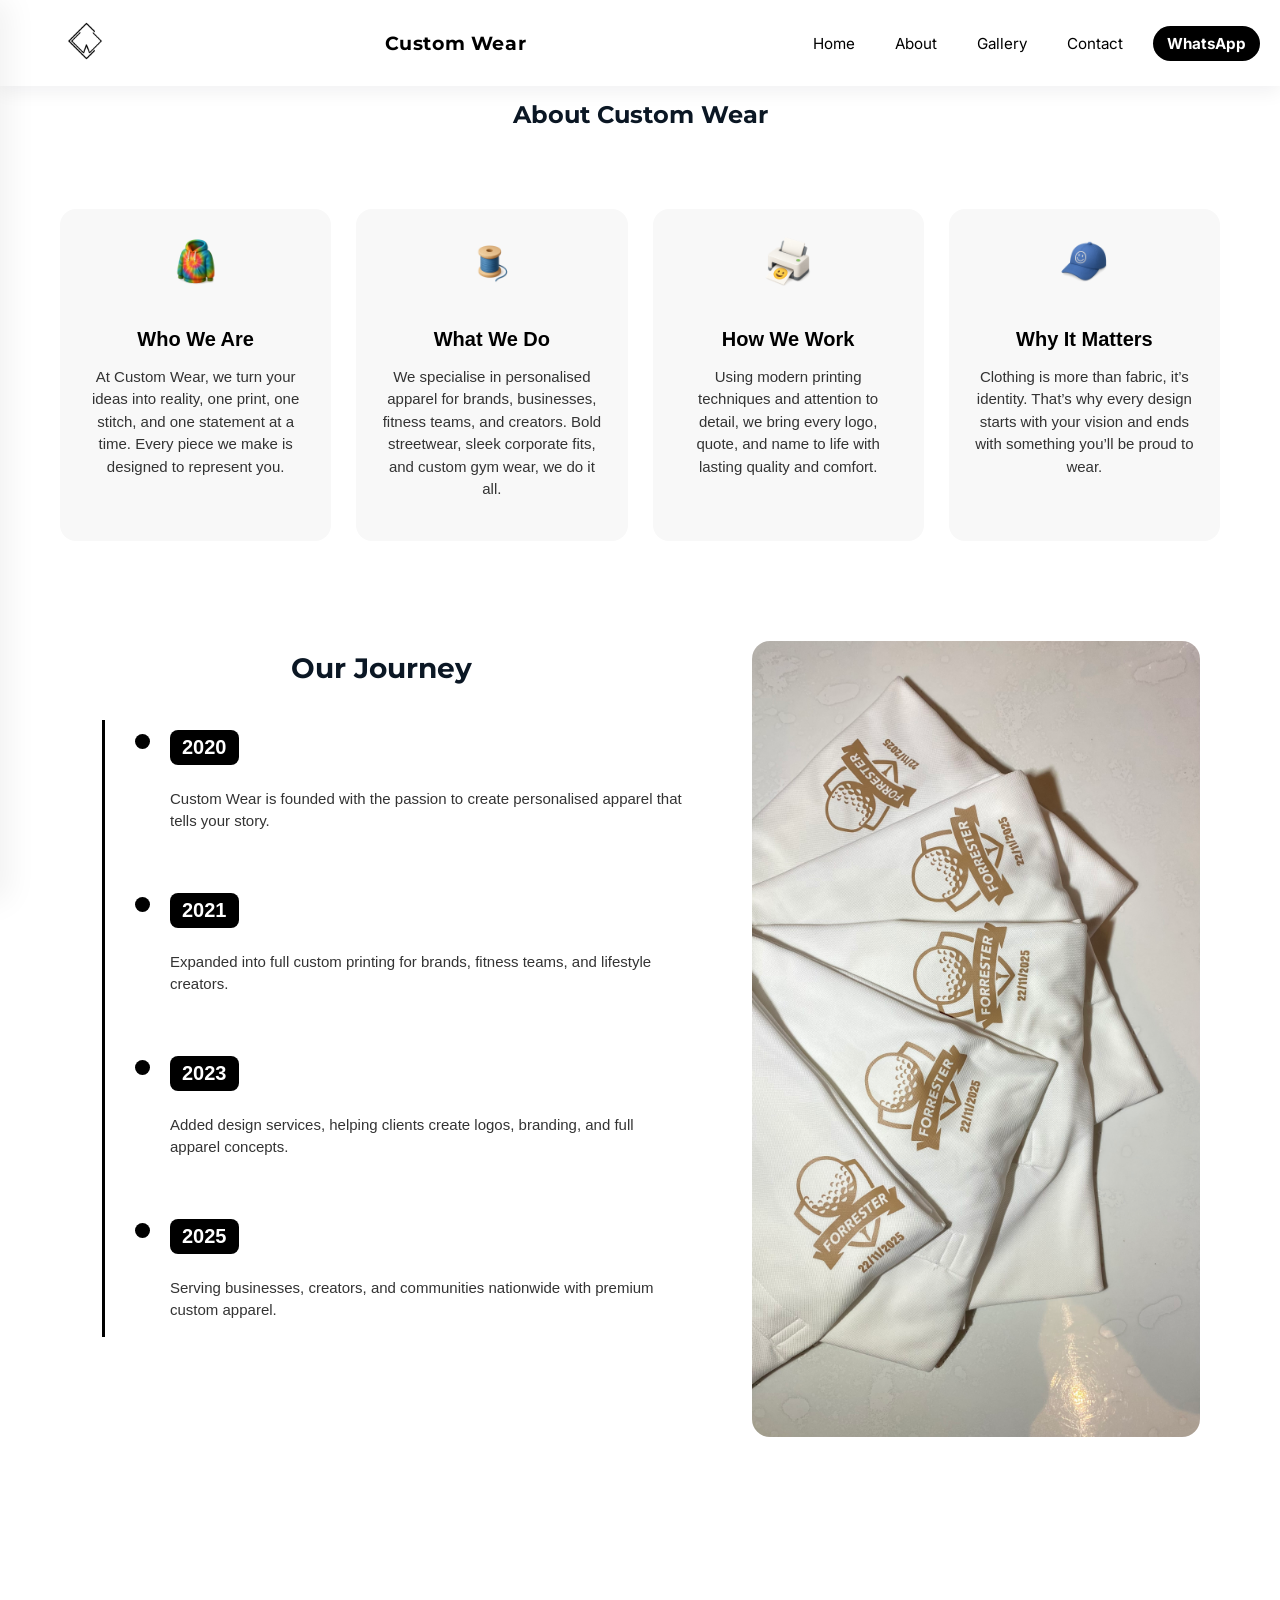
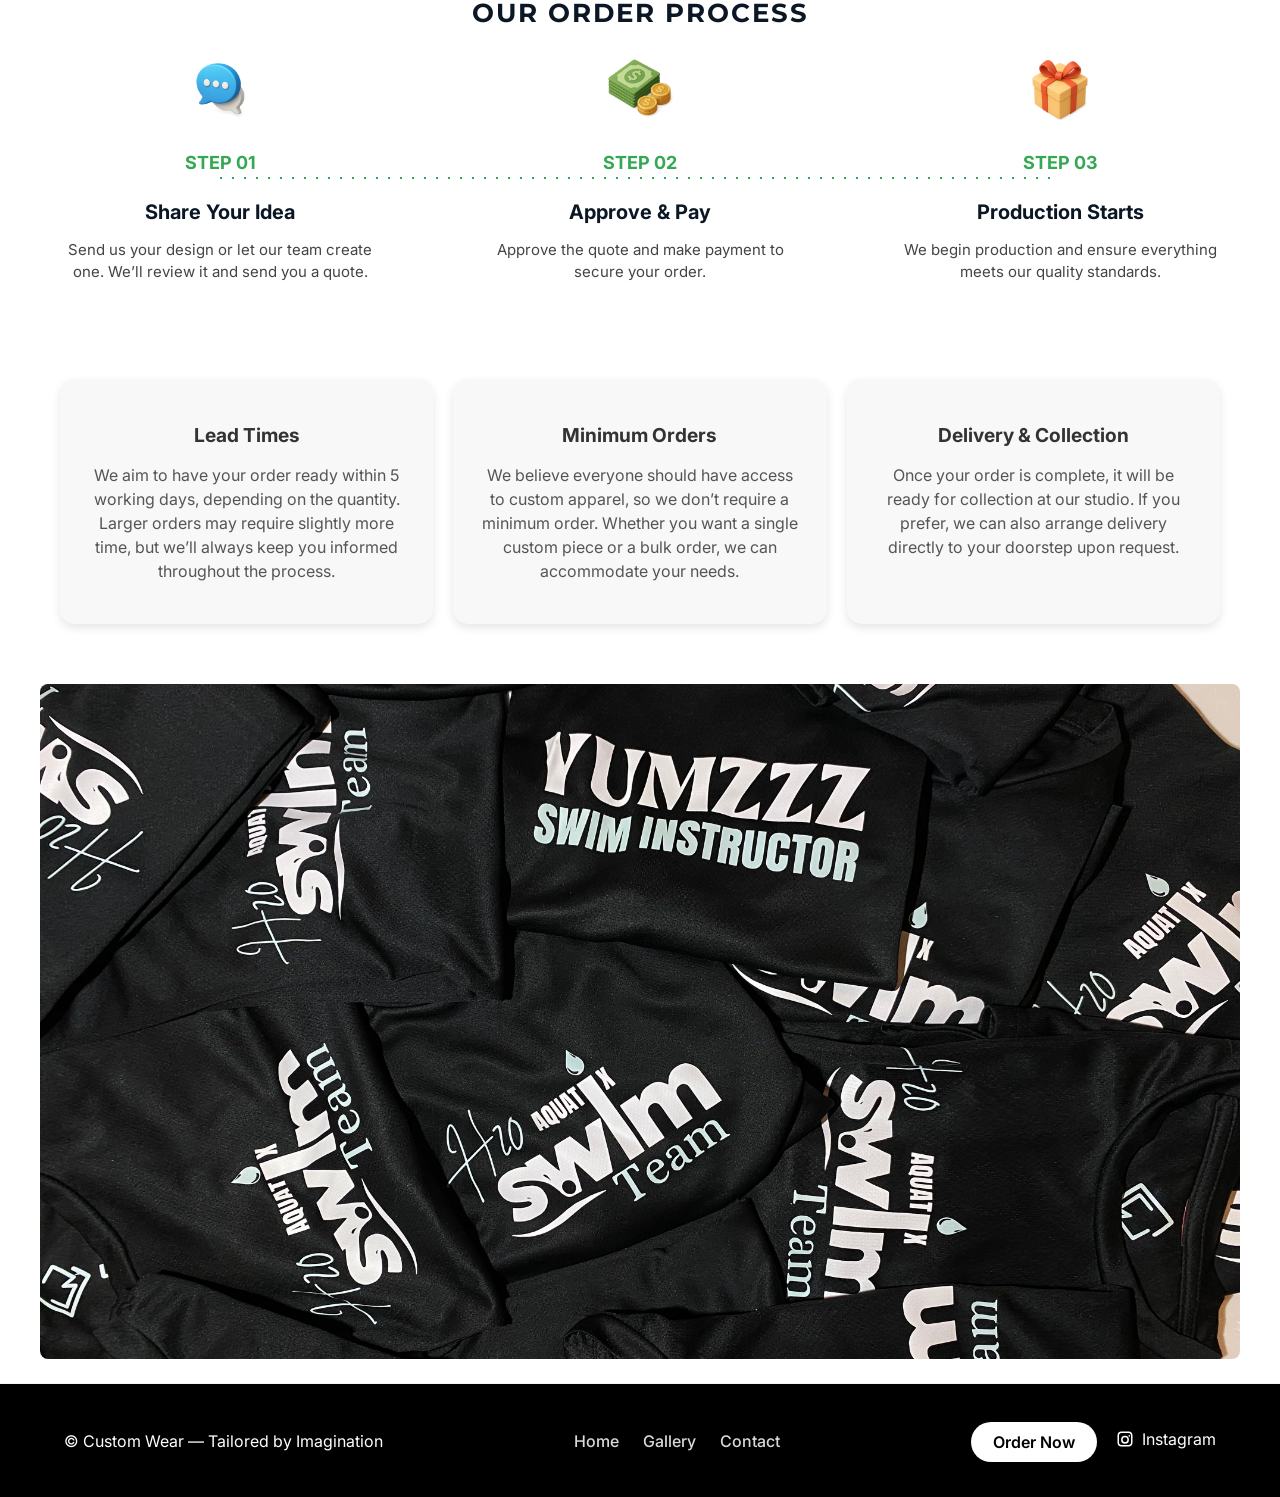
<file: about.html>
<!doctype html>
<html lang="en">
<head>
  <meta charset="utf-8" />
  <meta name="viewport" content="width=device-width,initial-scale=1" />
  <title>Custom Wear — About</title>
  <link href="https://fonts.googleapis.com/css2?family=Inter:wght@300;400;500;600&family=Montserrat:wght@500;700&display=swap" rel="stylesheet">
  <link rel="stylesheet" href="css/style.css">
</head>
<body class="page-about">

  <header class="header transparent">
    <div class="header-inner container">
      <div class="left"><a class="logo" href="index.html"><img src="images/logo.png" alt="Custom Wear logo"></a></div>
      <div class="center"><div class="site-title">Custom Wear</div></div>
      <div class="right">
        <button class="hamburger" id="hamburger" aria-label="Open menu">☰</button>
        <nav class="nav desktop-nav" id="navMenu">
          <a href="index.html">Home</a>
          <a href="about.html">About</a>
          <a href="gallery.html">Gallery</a>
          <a href="contact.html">Contact</a>
          <a class="cta" href="https://wa.me/27737553136?text=Hi%20I'd%20like%20to%20place%20a%20custom%20Tshirt%20order" target="_blank" rel="noopener">WhatsApp</a>
        </nav>
      </div>
    </div>
  </header>

  <nav class="mobile-drawer" id="mobileDrawer" aria-hidden="true">
    <button class="drawer-close" id="drawerClose" aria-label="Close menu">✕</button>
    <ul class="drawer-list">
      <li><a href="index.html">Home</a></li>
      <li><a href="about.html">About</a></li>
      <li><a href="gallery.html">Gallery</a></li>
      <li><a href="contact.html">Contact</a></li>
      <li><a class="cta" href="https://wa.me/27737553136?text=Hi%20I'd%20like%20to%20place%20a%20custom%20Tshirt%20order" target="_blank" rel="noopener">WhatsApp</a></li>
    </ul>
  </nav>

  <main>
    <section class="section container">
      <h1>About Custom Wear</h1>
     <style>
  /* Target all paragraphs with class 'intro' */
  p.intro {
    margin-bottom: 20px; /* space below each paragraph */
  }
</style>

<!-- ABOUT US SECTION -->
<section class="about-wrapper">

  <!-- Story Blocks -->
  <div class="story-blocks">

    <div class="story-item">
      <img src="images/tiedye.png" alt="Who We Are" class="story-icon">
      <h3>Who We Are</h3>
      <p>At Custom Wear, we turn your ideas into reality, one print, one stitch, and one statement at a time. Every piece we make is designed to represent you.</p>
    </div>

    <div class="story-item">
      <img src="images/thread.png" alt="What We Do" class="story-icon">
      <h3>What We Do</h3>
      <p>We specialise in personalised apparel for brands, businesses, fitness teams, and creators. Bold streetwear, sleek corporate fits, and custom gym wear, we do it all.</p>
    </div>

    <div class="story-item">
      <img src="images/printer.png" alt="How We Work" class="story-icon">
      <h3>How We Work</h3>
      <p>Using modern printing techniques and attention to detail, we bring every logo, quote, and name to life with lasting quality and comfort.</p>
    </div>

    <div class="story-item">
      <img src="images/cap.png" alt="Why It Matters" class="story-icon">
      <h3>Why It Matters</h3>
      <p>Clothing is more than fabric, it’s identity. That’s why every design starts with your vision and ends with something you’ll be proud to wear.</p>
    </div>

  </div>


<div class="timeline-image-wrapper">

  <!-- TIMELINE SECTION -->
  <div class="timeline-section">
    <h2>Our Journey</h2>

    <div class="timeline">

      <div class="timeline-item">
        <div class="dot"></div>
        <div class="timeline-content">
          <div class="timeline-year">2020</div>
          <p>Custom Wear is founded with the passion to create personalised apparel that tells your story.</p>
        </div>
      </div>

      <div class="timeline-item">
        <div class="dot"></div>
        <div class="timeline-content">
          <div class="timeline-year">2021</div>
          <p>Expanded into full custom printing for brands, fitness teams, and lifestyle creators.</p>
        </div>
      </div>

      <div class="timeline-item">
        <div class="dot"></div>
        <div class="timeline-content">
          <div class="timeline-year">2023</div>
          <p>Added design services, helping clients create logos, branding, and full apparel concepts.</p>
        </div>
      </div>

      <div class="timeline-item">
        <div class="dot"></div>
        <div class="timeline-content">
          <div class="timeline-year">2025</div>
          <p>Serving businesses, creators, and communities nationwide with premium custom apparel.</p>
        </div>
      </div>

    </div>
  </div>

  <!-- RIGHT IMAGE -->
  <div class="timeline-image-container">
    <img src="images/timeline.jpg" alt="Custom Wear Process" class="timeline-side-image">
  </div>

</div>



<!--       
<section>
  <p class="intro">
    At Custom Wear, we turn your ideas into reality, one print, one stitch, and one statement at a time.
    We specialise in personalised apparel that tells your story, whether it’s for your brand, business, or fitness team. From bold streetwear designs to sleek corporate branding and creative gym fits, every piece we create is made to represent you.
  </p>
   <br><br>
  <p class="intro">
    Founded with a passion for creativity, quality, and self-expression, Custom Wear was built on the belief that clothing is more than fabric, it’s identity. We combine modern printing techniques with attention to detail, ensuring every logo, quote, and name comes to life with lasting quality and comfort.
    <br><br>
    Our clients range from local entrepreneurs and fitness brands to wedding parties and lifestyle creators, all trusting us to deliver apparel that stands out, fits right, and feels personal. Whether you need one custom hoodie or a full team collection, we’re here to make it happen, your way.
  </p>
  
  <p class="intro">
    At Custom Wear, we don’t just print, we create connections. Every design starts with your vision and ends with a piece you’ll be proud to wear.
  </p>
   <br><br>
  <p class="intro"><strong>
    Custom Wear. Made for you, inspired by you.</strong>
  </p>
</section>
-->
      
  
    </section>
<!-- 
   <section class="section container">
  <h2>How we work</h2>
 <p class="intro">Getting your custom wear is simple and straightforward:</p>

<div class="flow-steps">
  <div class="step">
    <span class="step-number">1</span>
    <p><strong>Reach out with your idea</strong><br>
    Send us your ready-to-go design or ask our team to create one for you (note: a small design fee applies). Once we have your design, we’ll provide a quote based on the size, complexity, and colors.</p>
  </div>

  <div class="arrow">→</div>

  <div class="step">
    <span class="step-number">2</span>
    <p><strong>Approve and make payment</strong><br>
    After you approve the quote, we’ll request payment to secure your order.</p>
  </div>

  <div class="arrow">→</div>

  <div class="step">
    <span class="step-number">3</span>
    <p><strong>Production begins</strong><br>
    Once payment is received, we start production and ensure each piece meets our high-quality standards.</p>
  </div>
</div>
    -->

    <section class="order-process">
  <h2 class="op-title">OUR ORDER PROCESS</h2>

  <div class="op-container">

    <!-- STEP 1 -->
    <div class="op-step">
      <div class="op-icon">
        <img src="images/chat.png" alt="">
      </div>
      <h3>STEP 01</h3>
      <h4>Share Your Idea</h4>
      <p>Send us your design or let our team create one. We’ll review it and send you a quote.</p>
    </div>

    <!-- STEP 2 -->
    <div class="op-step">
      <div class="op-icon">
        <img src="images/money.png" alt="">
      </div>
      <h3>STEP 02</h3>
      <h4>Approve & Pay</h4>
      <p>Approve the quote and make payment to secure your order.</p>
    </div>

    <!-- STEP 3 -->
    <div class="op-step">
      <div class="op-icon">
        <img src="images/order.png" alt="">
      </div>
      <h3>STEP 03</h3>
      <h4>Production Starts</h4>
      <p>We begin production and ensure everything meets our quality standards.</p>
    </div>

  </div>

  <!-- dotted line -->
  <div class="op-line"></div>
</section>

  <div class="info-container">
  <div class="info-card">
    <h3>Lead Times</h3>
    <p>We aim to have your order ready within 5 working days, depending on the quantity. Larger orders may require slightly more time, but we’ll always keep you informed throughout the process.</p>
  </div>
  
  <div class="info-card">
    <h3>Minimum Orders</h3>
    <p>We believe everyone should have access to custom apparel, so we don’t require a minimum order. Whether you want a single custom piece or a bulk order, we can accommodate your needs.</p>
  </div>
  
  <div class="info-card">
    <h3>Delivery & Collection</h3>
    <p>Once your order is complete, it will be ready for collection at our studio. If you prefer, we can also arrange delivery directly to your doorstep upon request.</p>
  </div>
</div>
    
     <div class="bottom-image">
    <img src="images/bottomimg.jpg" alt="Custom Wear" />
  </div>
</section>

<style>
  .section-heading {
    text-align: center;
    font-weight: bold;
    margin-top: 30px;
    margin-bottom: 10px;
  }
</style>


  </main>

 <!-- Footer -->
<footer class="footer">
  <div class="container footer-inner">

    <!-- Left Text -->
    <div class="footer-text">© Custom Wear — Tailored by Imagination</div>

    <!-- Quick Links -->
    <div class="footer-quick">
      <a href="index.html">Home</a>
      <a href="gallery.html">Gallery</a>
      <a href="contact.html">Contact</a>
    </div>

    <!-- Instagram + Button -->
    <div class="footer-actions">
      <a class="footer-btn" href="https://wa.me/27737553136?text=Hi%20I'd%20like%20to%20place%20a%20custom%20Tshirt%20order">Order Now</a>

      <a href="https://www.instagram.com/custom.wear_?utm_source=ig_web_button_share_sheet&igsh=ZDNlZDc0MzIxNw==" 
         target="_blank" rel="noopener" class="insta-link">
        <svg xmlns="http://www.w3.org/2000/svg" viewBox="0 0 24 24"
             width="18" height="18" fill="currentColor" class="footer-icon">
          <path d="M7 2C4.24 2 2 4.24 2 7v10c0 2.76 2.24 5 5 5h10c2.76 0 5-2.24 5-5V7c0-2.76-2.24-5-5-5H7zm10 2c1.65 0 3 
          1.35 3 3v10c0 1.65-1.35 3-3 3H7c-1.65 0-3-1.35-3-3V7c0-1.65 
          1.35-3 3-3h10zm-5 3.75a5.25 5.25 0 1 0 0 10.5 5.25 5.25 0 0 
          0 0-10.5zm0 2a3.25 3.25 0 1 1 0 6.5 3.25 3.25 0 0 1 
          0-6.5zm5.75-.88a1.12 1.12 0 1 0 0-2.25 1.12 1.12 0 0 0 0 2.25z"/>
        </svg>
        Instagram
      </a>
    </div>
  </div>
</footer>

  <script src="js/script.js"></script>
</body>
</html>
</file>
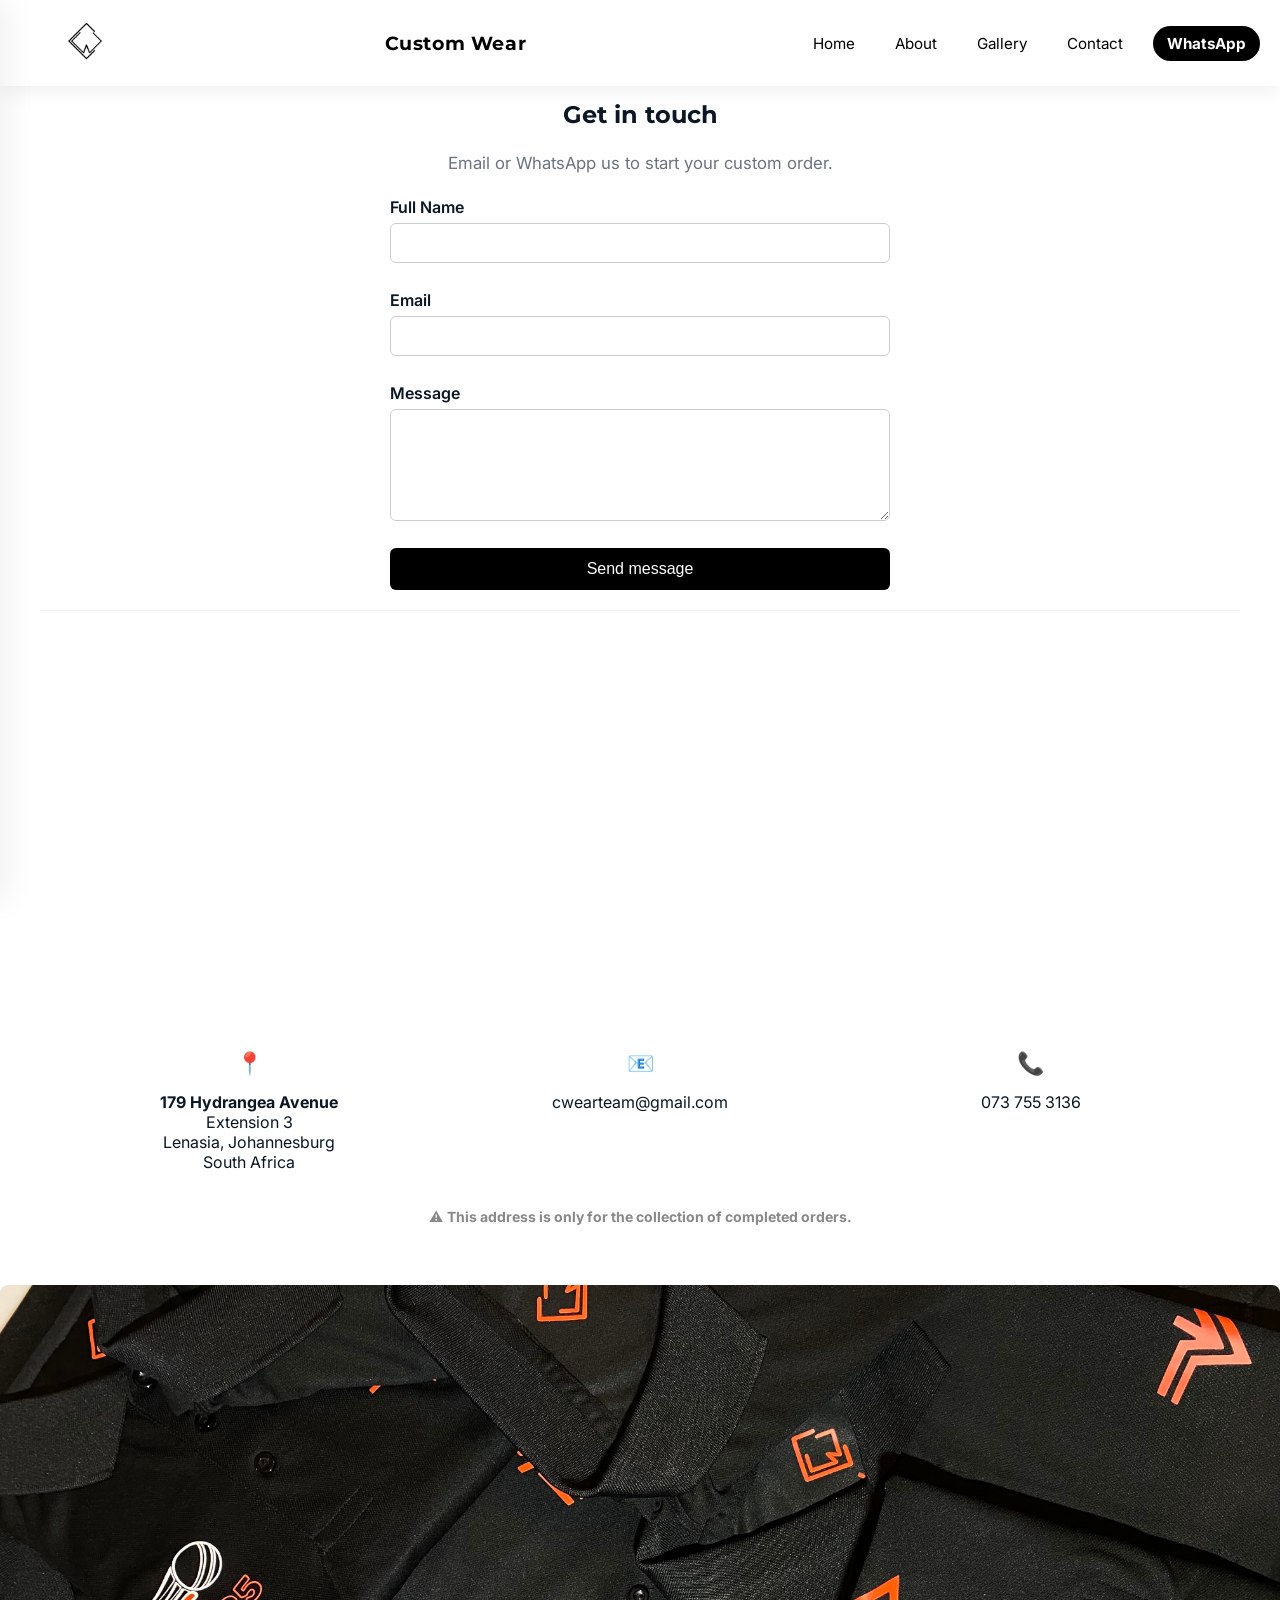
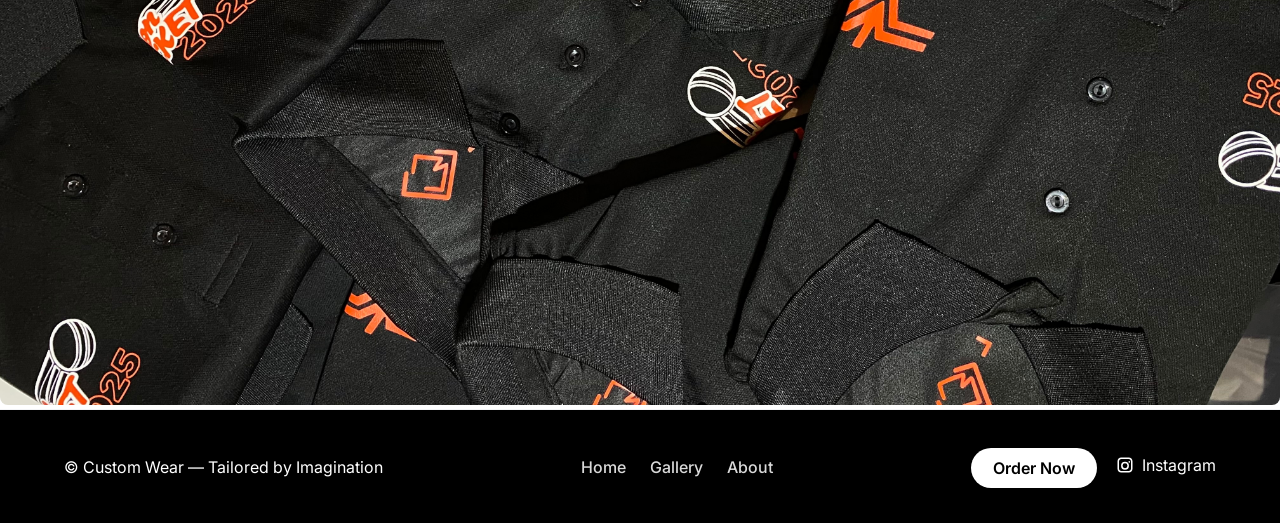
<file: contact.html>
<!doctype html>
<html lang="en">
<head>
  <meta charset="utf-8" />
  <meta name="viewport" content="width=device-width,initial-scale=1" />
  <title>Custom Wear — Contact</title>
  <link href="https://fonts.googleapis.com/css2?family=Inter:wght@300;400;500;600&family=Montserrat:wght@500;700&display=swap" rel="stylesheet">
  <link rel="stylesheet" href="css/style.css">
</head>
<body class="page-contact">

  <header class="header transparent">
    <div class="header-inner container">
      <div class="left"><a class="logo" href="index.html"><img src="images/logo.png" alt="Custom Wear logo"></a></div>
      <div class="center"><div class="site-title">Custom Wear</div></div>
      <div class="right">
        <button class="hamburger" id="hamburger" aria-label="Open menu">☰</button>
        <nav class="nav desktop-nav" id="navMenu">
          <a href="index.html">Home</a>
          <a href="about.html">About</a>
          <a href="gallery.html">Gallery</a>
          <a href="contact.html">Contact</a>
          <a class="cta" href="https://wa.me/27737553136?text=Hi%20I'd%20like%20to%20place%20a%20custom%20Tshirt%20order" target="_blank" rel="noopener">WhatsApp</a>
        </nav>
      </div>
    </div>
  </header>

  <nav class="mobile-drawer" id="mobileDrawer" aria-hidden="true">
    <button class="drawer-close" id="drawerClose" aria-label="Close menu">✕</button>
    <ul class="drawer-list">
      <li><a href="index.html">Home</a></li>
      <li><a href="about.html">About</a></li>
      <li><a href="gallery.html">Gallery</a></li>
      <li><a href="contact.html">Contact</a></li>
      <li><a class="cta" href="https://wa.me/27737553136?text=Hi%20I'd%20like%20to%20place%20a%20custom%20Tshirt%20order" target="_blank" rel="noopener">WhatsApp</a></li>
    </ul>
  </nav>

  <main>
   <section class="section container contact-section">
  <h1>Get in touch</h1>
  <p class="intro">Email or WhatsApp us to start your custom order.</p>

  <!-- Success message (hidden by default) -->
  <div id="success-message" class="success-message" style="display: none;">
    <p>Thank you! Your message has been sent. We’ll get back to you within 24 hours.</p>
  </div>

  <form id="contact-form" class="contact-form" action="https://formspree.io/f/mvgeqolp" method="POST">
    <label>
      <span>Full Name</span>
      <input type="text" name="name" required>
    </label>
    <label>
      <span>Email</span>
      <input type="email" name="email" required>
    </label>
    <label>
      <span>Message</span>
      <textarea name="message" rows="5" required></textarea>
    </label>
    <button class="btn" type="submit">Send message</button>
  </form>
</section>

    <!-- Location Section -->
<section class="collection-section container">

  <!-- Google Map -->
 <div class="map-wrapper">
  <iframe 
    src="https://www.google.com/maps/embed?pb=!1m18!1m12!1m3!1d3584.788984866961!2d27.840478!3d-26.323026!2m3!1f0!2f0!3f0!3m2!1i1024!2i768!4f13.1!3m3!1m2!1s0x1e95a3e3d85da7b3%3A0x5bd9127d11254562!2s179%20Hydrangea%20Ave%2C%20Lenasia%2C%201821!5e0!3m2!1sen!2za!4v1733740000000"
    width="100%"
    height="350"
    style="border:0;"
    allowfullscreen=""
    loading="lazy"
    referrerpolicy="no-referrer-when-downgrade">
  </iframe>
</div>


  <!-- Contact Info Row -->
  <div class="collection-info">

    <div class="info-block">
      <div class="icon">📍</div>
      <p>
        <strong>179 Hydrangea Avenue</strong><br>
        Extension 3<br>
        Lenasia, Johannesburg<br>
        South Africa
      </p>
    </div>

    <div class="info-block">
      <div class="icon">📧</div>
      <p>cwearteam@gmail.com</p>
    </div>

    <div class="info-block">
      <div class="icon">📞</div>
      <p>073 755 3136</p>
    </div>

  </div>

  <p class="collection-note">
    ⚠️ <strong>This address is only for the collection of completed orders.</strong>
  </p>

</section>

    <div class="bottom-image">
    <img src="images/bottomimg2.jpg" alt="Custom Wear" />
  </div>
  </main>

 <!-- Footer -->
<footer class="footer">
  <div class="container footer-inner">

    <!-- Left Text -->
    <div class="footer-text">© Custom Wear — Tailored by Imagination</div>

    <!-- Quick Links -->
    <div class="footer-quick">
      <a href="index.html">Home</a>
      <a href="gallery.html">Gallery</a>
      <a href="about.html">About</a>
    </div>

    <!-- Instagram + Button -->
    <div class="footer-actions">
      <a class="footer-btn" href="https://wa.me/27737553136?text=Hi%20I'd%20like%20to%20place%20a%20custom%20Tshirt%20order">Order Now</a>

      <a href="https://www.instagram.com/custom.wear_?utm_source=ig_web_button_share_sheet&igsh=ZDNlZDc0MzIxNw==" 
         target="_blank" rel="noopener" class="insta-link">
        <svg xmlns="http://www.w3.org/2000/svg" viewBox="0 0 24 24"
             width="18" height="18" fill="currentColor" class="footer-icon">
          <path d="M7 2C4.24 2 2 4.24 2 7v10c0 2.76 2.24 5 5 5h10c2.76 0 5-2.24 5-5V7c0-2.76-2.24-5-5-5H7zm10 2c1.65 0 3 
          1.35 3 3v10c0 1.65-1.35 3-3 3H7c-1.65 0-3-1.35-3-3V7c0-1.65 
          1.35-3 3-3h10zm-5 3.75a5.25 5.25 0 1 0 0 10.5 5.25 5.25 0 0 
          0 0-10.5zm0 2a3.25 3.25 0 1 1 0 6.5 3.25 3.25 0 0 1 
          0-6.5zm5.75-.88a1.12 1.12 0 1 0 0-2.25 1.12 1.12 0 0 0 0 2.25z"/>
        </svg>
        Instagram
      </a>
    </div>
  </div>
</footer>

  <script src="js/script.js"></script>
</body>
</html>
</file>
<file: css/style.css>
/* style.css — Som Studios inspired, clean minimal */

/* --- Variables --- */
:root{
  --bg: #ffffff;
  --text: #0b1724;
  --muted: #6b7280;
  --accent: #000000;
  --muted-2: #f3f4f6;
  --max-width: 1200px;
  --container-pad: 24px;
  --drawer-width: 320px;
  --transition: 0.4s; /* S2 */
}

/* --- Reset / global --- */
*{box-sizing:border-box}
html,body{height:100%;margin:0;font-family:'Inter',system-ui,-apple-system,Segoe UI,Roboto,"Helvetica Neue",Arial;background:var(--bg);color:var(--text);-webkit-font-smoothing:antialiased}
a{color:inherit;text-decoration:none}
.container{max-width:var(--max-width);margin:0 auto;padding:0 var(--container-pad)}

/* --- Header --- */
.header{position:fixed;top:0;left:0;right:0;z-index:80;pointer-events:auto}
.header-inner{display:flex;align-items:center;justify-content:space-between;padding:18px 0;margin-right: 20px;backdrop-filter:blur(0);transition:background var(--transition), box-shadow var(--transition)}
.header .logo img{height:46px;object-fit:contain;padding-left:2px}
.site-title{font-family:'Montserrat',sans-serif;font-weight:700;letter-spacing:0.6px;font-size:1rem}

/* Desktop nav (visible on desktop) */
.desktop-nav{display:flex;gap:20px;align-items:center}
.desktop-nav a{color:var(--muted);font-size:0.95rem;padding:6px 10px}
.desktop-nav .cta{background:var(--accent);color:#fff;padding:8px 14px;border-radius:999px;font-weight:700}

/* Header transparent over hero: default is transparent; add class .solid on scroll if needed */
/* --- Header States (Fixed) --- */

/* Default: Transparent */
.header.transparent {
  background: transparent;
  box-shadow: none;
}

.header.transparent .site-title,
.header.transparent .desktop-nav a {
  color: #fff;
}

.header.transparent .desktop-nav .cta {
  background: #fff;
  color: #000;
}

.header.transparent .logo img {
  filter: brightness(0) invert(1);
  transition: filter 0.3s ease;
}

/* Scrolled: Solid */
.header.solid {
  background: #fff;
  box-shadow: 0 6px 18px rgba(11,23,36,0.06);
}

.header.solid .site-title,
.header.solid .desktop-nav a {
  color: #000;
}

.header.solid .desktop-nav .cta {
  background: #000;
  color: #fff;
}

.header.solid .logo img {
  filter: none;
}

/* --- Hero --- */
.full-bleed {
  position: relative;
  margin-top: 0;
}

.hero-img {
  width: 100%;
  height: 600px;
  object-fit: cover;
  display: block;
  filter: brightness(0.55);
}

.hero-overlay {
  position: absolute;
  inset: 0;
  background: rgba(0, 0, 0, 0.35); /* Slight overlay for readability */
  pointer-events: none;
}

.hero-content {
  position: absolute;
  inset: 0;
  display: flex;
  flex-direction: column;
  justify-content: center;
  align-items: center;
  text-align: center;
  padding: 0 20px;
}

.hero-title {
  font-family: 'Montserrat', sans-serif;
  color: #fff;
  font-size: 3rem;
  margin: 0 0 20px;
  line-height: 1.1;
  max-width: 800px;
}

.hero-actions {
  display: flex;
  flex-direction: row;
  flex-wrap: wrap;
  gap: 12px;
  justify-content: center;
}

.hero-actions .btn {
  display: inline-block;
  padding: 12px 24px;
  border-radius: 999px;
  background: #fff;
  color: #0b1724;
  font-weight: 700;
  text-align: center;
}

.hero-actions .btn.ghost {
  background: transparent;
  border: 1px solid rgba(255, 255, 255, 0.8);
  color: #fff;
}

/* --- Product Icons Section --- */
.product-icons-grid {
  display: grid;
  grid-template-columns: repeat(4, 1fr);
  align-items: center;
  justify-items: center;
}

.product-item {
  text-align: center;
  position: relative;
  padding: 0 20px 10px; /* spacing between items */
}

/* Add vertical divider to all except the last item */
.product-item:not(:last-child)::after {
  content: "";
  position: absolute;
  top: 10%;
  right: -50%;
  height: 80%;
  width: 1px;
  background-color: #e5e5e5;
}

/* Mobile responsive */
@media (max-width: 768px) {
  .product-icons-grid {
    grid-template-columns: repeat(2, 1fr);
  }

  /* remove dividers on mobile */
 /* hide ALL dividers first */
  .product-item::after {
    display: none;
  }

  /* show divider after item 1 */
  .product-item:nth-child(1)::after {
    display: block;
  }

  /* show divider after item 3 */
  .product-item:nth-child(3)::after {
    display: block;
    right: -40%;
  }
}

.product-item img {
  width: 60px;
  height: auto;
  transition: transform 0.3s ease;
}

.product-item:hover img {
  transform: scale(1.1);
}

.product-item p {
  margin-top: 10px;
  font-size: 16px;
  color: var(--text, #0b1724);
  font-weight: 500;
}




/* --- Site title in header --- */
.site-title {
  font-family: 'Montserrat', sans-serif;
  font-weight: 700;
  letter-spacing: 0.6px;
  font-size: 1.2rem;
  
}

/* --- Responsive adjustments --- */
@media (max-width:768px){
  .hero-img{height:420px}
  .hero-title{font-size:1.8rem}
  .container {padding-left:16px;padding-right:16px}
 /* =================================
     MOBILE HEADER — SOLID ON SCROLL
     ================================= */

  /* SOLID must ALWAYS win */
   .header.solid {
    background: #fff !important;
    box-shadow: 0 6px 18px rgba(11,23,36,0.06) !important;
  }

  /* Transparent ONLY when not scrolled */
   .header.transparent:not(.solid) {
    background: transparent;
    box-shadow: none;
  }

  .header.solid .logo img {
    filter: none !important;
  }
}

@media (max-width:420px){
  .hero-img{height:320px}
  .hero-title{font-size:1.3rem}
  .container {padding-left:12px;padding-right:12px}
  .body {margin: 20px}
  /* =================================
     MOBILE HEADER — SOLID ON SCROLL
     ================================= */

  /* SOLID must ALWAYS win */
   .header.solid {
    background: #fff !important;
    box-shadow: 0 6px 18px rgba(11,23,36,0.06) !important;
  }

  /* Transparent ONLY when not scrolled */
  .header.transparent:not(.solid) {
    background: transparent;
    box-shadow: none;
  }

  .header.solid .logo img {
    filter: none !important;
  }
}

/* --- Sections --- */
.section{padding:64px 0}
.center{text-align:center}
.section h2{font-family:'Montserrat',sans-serif;margin:0 0 12px;font-size:1.6rem}
.intro{color:var(--muted);max-width:780px;margin:20px;margin-bottom:0px;text-align: center}

/* =========================
   Index Page — About Section
   ========================= */
.section.about {
  padding: 64px 20px;   /* vertical padding + horizontal buffer */
  text-align: center;   /* center all headings and text */
}

.section.about h2 {
  font-family: 'Montserrat', sans-serif;
  font-weight: 700;
  font-size: 1.8rem;
  margin-bottom: 20px;
  color: var(--text);
}

.section.about .intro {
  color: var(--muted);
  max-width: 780px;      /* limit paragraph width for readability */
  margin: 0 auto;        /* horizontally center the paragraph */
  text-align: center;    /* ensure text is centered */
  font-size: 1.05rem;
  line-height: 1.7;
  padding: 0 16px;       /* extra padding for small screens */
}

/* --- Responsive adjustments --- */
@media (max-width: 1024px) {
  .section.about h2 {
    font-size: 1.6rem;
  }
  .section.about .intro {
    font-size: 1rem;
  }
}

@media (max-width: 768px) {
  .section.about {
    padding: 48px 16px;
  }

  .section.about h2 {
    font-size: 1.5rem;
  }

  .section.about .intro {
    font-size: 0.975rem;
  }
}

@media (max-width: 420px) {
  .section.about {
    padding: 32px 12px;
  }

  .section.about h2 {
    font-size: 1.3rem;
  }

  .section.about .intro {
    font-size: 0.95rem;
  }
}

/* --- Our Services --- */
/* Basic reset / container */
.our-services-section {
  background-color: #f8f8f8;  /* light background colour, adjust as desired */
  padding: 60px 20px;
  font-family: 'Montserrat', sans-serif;
  text-align: center;
}

.our-services-section .container {
  max-width: 1200px;
  margin: 0 auto;
}

.section-title {
  font-size: 1.6em;
  font-weight: 700;
  margin-bottom: 10px;
  color: #333;
}

.section-subtitle {
  font-size: 1.1em;
  margin-bottom: 40px;
  color: #666;
}

/* Grid of service cards */
.services-grid {
  display: grid;
  grid-template-columns: repeat(auto-fit, minmax(260px, 1fr));
  gap: 30px;
}

/* Card flip effect */
.service-card {
  perspective: 1000px;
}
.card-inner {
  position: relative;
  width: 100%;
  height: 0;
  padding-bottom: 75%; /* 4:3 ratio, adjust if needed */
  transition: transform 0.6s;
  transform-style: preserve-3d;
}
.service-card:hover .card-inner {
  transform: rotateY(180deg);
}

.card-front,
.card-back {
  position: absolute;
  top: 0; left: 0;
  width: 100%; height: 100%;
  backface-visibility: hidden;
  overflow: hidden;
  border-radius: 8px;
  box-shadow: 0 4px 10px rgba(0,0,0,0.1);
}

.card-front img {
  width: 100%;
  height: 100%;
  object-fit: cover;
  display: block;
}

.card-back {
  background-color: #fff;
  transform: rotateY(180deg);
  padding: 20px;
  box-sizing: border-box;
  display: flex;
  flex-direction: column;
  justify-content: center;
  align-items: center;
}

.card-back h3 {
  font-size: 1.4em;
  margin-bottom: 10px;
  color: #333;
}

.card-back p {
  font-size: 0.95em;
  color: #555;
}

/* BUTTON */
.button-wrapper {
  margin-top: 50px;
}

.btn-order {
  padding: 14px 28px;
  background: #000;
  color: white;
  border-radius: 999px;
  text-decoration: none;
}

.btn-order:hover {
  background: #36454F;
}

/* Responsive tweaks */
/* Default: 4 per row on desktop (auto-fit handles responsiveness) */
.services-grid {
  display: grid;
  grid-template-columns: repeat(4, 1fr);
  gap: 30px;
}

/* Mobile: 2 per row */
@media (max-width: 768px) {
  .services-grid {
    grid-template-columns: repeat(2, 1fr);
    gap: 20px;
  }
  .card-back h3 {
    font-size: 0.9em; /* smaller title */
  }

  .card-back p {
    font-size: 0.6em; /* smaller description */
  }
}

/* --- Featured In Section --- */
.featured-section {
  padding: 80px 0 20px;
  background: var(--bg);
  text-align: center;
  margin-top: 0px;
  margin-bottom: 10px;
}

.featured-title {
  font-family: 'Montserrat', sans-serif;
  font-size: 1.6rem;
  font-weight: 700;
  margin-bottom: 40px;
  text-align: center;
  margin-top: 0px;
}

.featured-logos {
  display: grid;
  grid-template-columns: repeat(auto-fit, minmax(140px, 1fr));
  gap: 28px;
  align-items: center;
  justify-items: center;
}

.logo-card {
  width: 140px;
  height: 80px;
  display: flex;
  align-items: center;
  justify-content: center;
  background: #ffffff;
  border-radius: 8px;
  transition: transform 0.3s ease, box-shadow 0.3s ease;
}

.logo-card img {
  max-width: 90%;
  max-height: 60%;
  object-fit: contain;
  filter: none;
  opacity: 1;
  transition: 0.3s ease;
}

/* Hover effect */
.logo-card:hover {
  transform: translateY(-5px);
  box-shadow: 0 8px 18px rgba(0,0,0,0.08);
}

.logo-card:hover img {
  filter: grayscale(0);
  opacity: 1;
}

/* --- best sellers --- */

/* Section wrapper */
.best-sellers-slider {
  background: #ffffff;
  padding: 30px 0 30px;
  position: relative;
  overflow: hidden;
}

.bs-title {
  text-align: center;
  letter-spacing: 3px;
  font-family: 'Montserrat', sans-serif;
  font-size: 1.6rem;
  font-weight: 700;
  margin-bottom: 40px;
}

/* Slider wrapper */
.bs-slider-wrapper {
  width: 100%;
  max-width: 1300px;
  margin: auto;
  position: relative;
  overflow: hidden;
}

/* Track */
.bs-slider-track {
  display: flex;
  transition: transform 0.45s ease;
}

/* Slide */
.bs-slide {
  min-width: 100%;
  display: flex;
  justify-content: center;
  align-items: center;
  position: relative;
}

.bs-slide img {
  width: 70%;
  max-width: 650px;
  z-index: 3;
  position: relative;
}

/* Dotted background behind product */
.bs-dots {
  display: none !important;
  position: absolute;
  top: 50%;
  left: 50%;
  width: 550px;
  height: 350px;
  transform: translate(-50%, -50%);
  background-image: radial-gradient(#bcbcbc 2px, transparent 2px);
  background-size: 26px 26px;
  opacity: 0.5;
  z-index: 1;
}

/* Arrows */
.bs-arrow {
  position: absolute;
  top: 50%;
  transform: translateY(-50%);
  width: 70px;
  height: 70px;
  border-radius: 50%;
  border: 2px solid #000;
  background: transparent;
  cursor: pointer;
  z-index: 3;
  transition: 0.25s;
  display: flex;
  align-items: center;
  justify-content: center;
  font-size: 26px;
}

.bs-left { left: 40px; }
.bs-right { right: 40px; }

.bs-arrow:hover {
  background: #000;
  color: #fff;
}

/* MOBILE — horizontal scroll instead of arrows */
@media (max-width: 768px) {
  
   .bs-slider-wrapper {
    overflow: visible !important; /* allow full slide visibility */
  }
  
  .bs-slider-track {
    overflow-x: auto; /* allow horizontal swipe */
    scroll-snap-type: x mandatory;
    -webkit-overflow-scrolling: touch;
    transition: none; /* avoid conflict with JS */
    padding-left: 0px; /* optional: give space so first slide isn’t cut */
    display: flex; 
    justify-content: flex-start;
    transform: none !important; /* stops JS translate on mobile */
   
  }

  .bs-slide {
    scroll-snap-align: center; /* snap each slide into view */
    margin-right: 0px; /* optional spacing between slides */
    flex: 0 0 100%; /* make each slide full width */
    display: flex;
    justify-content: center;
    align-items: center;
  }

  .bs-slide img {
    width: 100%;
    height: auto !important;
    display: block;
    z-index: 3;
     object-fit: contain;
  }
  .bs-dots { 
    display: none !important;
  }
  .bs-arrow {
    display: none !important;
  }
}


/* --- Pill section --- */
/* Background */
.mndset-hero {
  background: #f8f8f8;
  padding: 180px 20px 160px;
  display: flex;
  justify-content: center;
  margin-top: 0px;
}

.pill-container {
  position: relative;
  width: 100%;
  max-width: 1100px;
  text-align: center;
}

/* Dot + line deco */
.hero-deco {
  position: absolute;
  top: -110px;
  left: 50%;
  transform: translateX(-50%);
  display: flex;
  flex-direction: column;
  align-items: center;
  z-index: 20;
}

.deco-line {
  width: 2px;
  height: 80px;
  background: #000;
  opacity: 0.6;
}

.deco-dot {
  width: 12px;
  height: 12px;
  background: #000;
  border-radius: 50%;
  margin-top: 10px;
}

/* PILL WITH RINGS */

.pill-wrapper {
  position: relative;
  width: 100%;
  padding-top: 50%; /* responsive */
}

/* The actual pill image inside */
.pill-bg {
  position: absolute;
  inset: 0;
  border-radius: 200px;
  overflow: hidden;
  z-index: 3;
}

.pill-img {
  display: block;
  position: absolute;
  width: 100%;
  height: 100%;
  min-width: 100%;
  min-height: 100%;
  object-fit: cover;
  object-position: 40% center;
}

/* Outer rings */
.pill-ring {
  position: absolute;
  inset: -12px; /* pushes ring outward */
  border-radius: 220px;
  border: 2px solid rgba(0,0,0,0.1);
  z-index: 1;
}

.ring-2 {
  inset: -22px; /* second ring further out */
}

/* Text centered */
.pill-content {
  position: absolute;
  top: 30%;
  left: 50%;
  transform: translate(-50%, -50%);
  width: 70%;
  color: black;
  font-family: 'Montserrat', sans-serif;
  font-size: 1.1em;
  font-weight: 200;
  line-height: 1.5;
  z-index: 5;
}

/* Shoe PNG */
.hero-shoe {
  position: absolute;
  bottom: -180px;
  left: 50%;
  transform: translateX(-50%);
  width: 420px;
  max-width: 90%;
  z-index: 15;
}

/*  Mobile */
@media (max-width: 768px) {

  .mndset-hero {
  padding: 100px 20px 160px;
  margin-top: 0px;
}
  
  .hero-deco {
    top: -85px;
  }

  .deco-line {
    height: 55px;
  }

  .pill-content {
    position: absolute;
    top: 30%;
    width: 85%;
    font-size: 0.7em;
    font-weight: 200;
  }

  .hero-shoe {
    width: 260px;
    bottom: -180px;
  }

  .pill-wrapper {
    padding-top: 60%;
  }

  .pill-ring {
    inset: -8px;
  }

  .ring-2 {
    inset: -16px;
  }
}


/* --- Gallery --- */
.gallery{display:grid;grid-template-columns:repeat(4,1fr);gap:18px;margin: 20px}
.card{border-radius:8px;overflow:hidden;cursor:pointer}
.card img{width:100%;height:220px;object-fit:cover;display:block;transition:transform .35s ease}
.card:hover img{transform:scale(1.03)}
.swipe{text-align: center}
.see-more-wrapper {
  text-align: center;
  margin-top: 30px;
}

.see-more-btn {
  display: inline-block;
  padding: 12px 28px;
  background: #000;
  color: #fff;
  border-radius: 30px;
  font-size: 16px;
  text-decoration: none;
  border: 1px solid var(--muted-2);
  transition: 0.3s;
}

.see-more-btn:hover {
  background: #fff;
  color: #000;
}

/* Center the Gallery heading */
.gallery-title {
  text-align: center;
  margin-bottom: 24px; /* optional spacing from gallery */
  font-family: 'Montserrat', sans-serif;
  font-size: 1.6rem;
  font-weight: 700;
  color: var(--text);
}

/* --- Footer --- */
.footer {
  border-top: 1px solid var(--muted-2);
  padding: 45px 0; /* thicker */
  background: #000;
  color: #fff;
}

.footer-inner {
  display: flex;
  justify-content: space-between;
  align-items: center;
  flex-wrap: wrap;
  gap: 25px;
  text-align: center;
}

/* Quick links */
.footer-quick a {
  color: #fff;
  margin: 0 10px;
  text-decoration: none;
  font-weight: 500;
  opacity: 0.85;
  transition: opacity 0.3s;
}

.footer-quick a:hover {
  opacity: 1;
}

/* Order now button */
.footer-btn {
  background: #fff;
  color: #000;
  padding: 10px 22px;
  border-radius: 50px;
  font-weight: 600;
  text-decoration: none;
  transition: 0.3s;
}

.footer-btn:hover {
  opacity: 0.85;
  transform: translateY(-2px);
}

/* Instagram link */
.insta-link {
  margin-left: 15px;
  color: #fff;
  display: inline-flex;
  align-items: center;
  gap: 8px;
  transition: opacity 0.3s, transform 0.3s;
}

.insta-link:hover {
  opacity: 0.8;
  transform: translateY(-2px);
}

.footer-icon {
  width: 18px;
  height: 18px;
  fill: #fff;
  transition: fill 0.3s;
}

.insta-link:hover .footer-icon {
  fill: #E1306C;
}

/* Mobile-friendly: center everything */
@media (max-width: 768px) {

  .footer-inner {
    flex-direction: column;
    text-align: center;
    gap: 20px;
  }

  .footer-text{ 
    text-align: center;
    padding-bottom: 10px;
    padding-left: 30px;
  }    

  /* Center quick links */
  .footer-quick {
    width: 100%;
    display: flex;
    justify-content: center;
    gap: 15px;
    flex-wrap: wrap;
  }

  /* Center buttons + Instagram */
  .footer-actions {
    width: 100%;
    display: flex;
    flex-direction: column;
    align-items: center; /* centers everything */
    gap: 15px;
  }

  .insta-link {
    margin-left: 0; /* remove desktop offset */
  }
}



/* --- Lightbox --- */
.lightbox{position:fixed;inset:0;display:none;align-items:center;justify-content:center;background:rgba(0,0,0,0.85);z-index:200;padding:20px}
.lightbox.open{display:flex; opacity: 1;
  pointer-events: auto;
}
.lightbox img{max-width:95%;max-height:85%;border-radius:8px}
.lb-close{position:absolute;top:18px;right:20px;background:transparent;border:0;color:#fff;font-size:28px;cursor:pointer}
.lb-caption{position:fixed;bottom:26px;color:#fff;text-align:center;max-width:90%}

/* --- Mobile drawer (white background, black text) M1 --- */
.mobile-drawer{position:fixed;top:0;left:calc(-1 * var(--drawer-width));width:var(--drawer-width);height:100vh;background:#fff;z-index:150;padding:22px;transition:left var(--transition) ease;box-shadow:8px 0 30px rgba(0,0,0,0.06)}
.mobile-drawer.open{left:0}
.drawer-close{background:none;border:0;font-size:22px;position:absolute;right:12px;top:10px;cursor:pointer}
.drawer-list{list-style:none;padding-top:36px;margin:0}
.drawer-list a{display:block;padding:14px 8px;font-size:1.05rem;border-bottom:1px solid var(--muted-2);color:var(--text)}
.hamburger{display:none;background:none;border:0;font-size:24px;cursor:pointer}

/* --- Contact form --- */
.contact-form{max-width:720px;display:flex;flex-direction:column;gap:12px}
.contact-form label span{display:block;margin-bottom:6px;font-weight:600}
.contact-form input, .contact-form textarea{width:100%;padding:10px;border:1px solid var(--muted-2);border-radius:6px}

/* --- Responsive --- */
@media (max-width:1024px){ 
  .gallery{grid-template-columns:repeat(3,1fr)} 
  .logo img{height:40px;margin-left:20px}
}
@media (max-width:768px){
  .desktop-nav{display:none}
  .hamburger{display:block}
  .hero-img{height:420px}
  .hero-title{font-size:1.8rem}
  .gallery { display: flex; gap: 10px;overflow-x: auto; scroll-snap-type: x mandatory;padding-bottom: 10px;}
  .gallery .card { min-width: calc(50% - 10px); scroll-snap-align: start;}
  .gallery-wrapper {position: relative; overflow-x: auto;scroll-snap-type: x mandatory;-webkit-overflow-scrolling: touch;scroll-behavior: smooth;}
    /* --- Pagination Dots --- */
  .gallery-dots { position: absolute; bottom: 6px; left: 50%; transform: translateX(-50%); display: flex; gap: 6px; z-index: 10; }
  .gallery-dots span { width: 8px;  height: 8px; background: rgba(255,255,255,0.6); border-radius: 50%; transition: background 0.3s;  }
  .gallery-dots span.active { background: #fff; }

  /* --- Swipe Hint Icon --- */
  .swipe-hint { position: absolute;  bottom: 20px;  right: 20px; font-size: 20px; color: #fff; opacity: 0.7; animation: swipe-bounce 1.2s infinite; z-index: 10; }
  @keyframes swipe-bounce { 0%, 100% { transform: translateX(0); }  50% { transform: translateX(-8px); } }
  
  .footer-inner{flex-direction:column;align-items:flex-start;gap:8px}
  .header-inner{padding:12px 0}
  .site-title{font-size:0.98rem}
  .logo img{height:40px;padding-left:20px;margin-left:20px}
  .intro {margin:20px;text-align: center}
  
  /* Wrapper for logos */
  .featured-logos-wrapper { overflow: hidden; position: relative;  width: 100%;  }
  .featured-logos { display: flex; gap: 20px; width: max-content;  /* allow horizontal scroll */
    animation: scroll-logos 10s linear infinite; /* slow continuous scroll */ }
  .logo-card { height:80px ; width: 30px; flex: 0 0 calc(20% - 10px)/* 2 logos visible at a time */ }
  

  /* Keyframes for continuous scroll */
  @keyframes scroll-logos {
    0% { transform: translateX(0); }
    100% { transform: translateX(-70%); } /* adjust -50% if needed for number of logos */
  }
}

  
@media (max-width:420px){
  .hero-img{height:320px}
  .hero-title{font-size:1.3rem}
  .gallery { display: flex; gap: 10px;overflow-x: auto; scroll-snap-type: x mandatory;padding-bottom: 10px;}
  .gallery .card { min-width: calc(50% - 10px); scroll-snap-align: start;}
  .logo img{height:40px;padding-left:20px;margin-left:20px}
  .intro {margin:20px;text-align: center}
}
/* --- Force Solid Header on Non-Hero Pages --- */
.page-about .header,
.page-contact .header,
.page-gallery .header {
  background: #fff !important;
  box-shadow: 0 6px 18px rgba(11,23,36,0.06) !important;
}

.page-about .header .site-title,
.page-contact .header .site-title,
.page-gallery .header .site-title,
.page-about .desktop-nav a,
.page-contact .desktop-nav a,
.page-gallery .desktop-nav a{
  color: #000 !important;
}

.page-about .desktop-nav .cta,
.page-contact .desktop-nav .cta,
.page-gallery .desktop-nav .cta{
  background: #000 !important;
  color: #fff !important;
}

.page-about .header .logo img,
.page-contact .header .logo img,
.page-gallery .header .logo img{
  filter: none !important;
}

/* --- About Page Styling --- */

.page-about main {
  margin-top: 60px; /* space below fixed header */
}

/* Center all section headings and text on About page */
.page-about h1,
.page-about h2 {
  font-family: 'Montserrat', sans-serif;
  text-align: center;
  font-weight: 700;
  color: var(--text);
  margin-bottom: 20px;
}

/* Paragraph / intro text formatting */
.page-about .intro {
  color: var(--muted);
  max-width: none;
  margin: 0 auto;
  text-align: center;
  line-height: 1.7;
  font-size: 1.05rem;
}

/* Add some visual spacing between sections */
.page-about .section {
  padding-top: 20px;
  padding-bottom: 20px;
}

/* --- WRAPPER --- */
.about-wrapper {
  width: 100%;
  padding: 60px 20px;
  max-width: 1200px;
  margin: auto;
  font-family: Arial, sans-serif;
  color: #000;
}

/* --- WRAPPER --- */
.about-wrapper {
  width: 100%;
  padding: 60px 20px;
  max-width: 1200px;
  margin: auto;
  font-family: Arial, sans-serif;
  color: #000;
}

/* --- STORY BLOCKS --- */
.story-blocks {
  display: grid;
  grid-template-columns: repeat(auto-fit, minmax(260px, 1fr));
  gap: 25px;
  margin-bottom: 60px;
}

.story-item {
  background: #f8f8f8;
  padding: 25px;
  border-radius: 16px;
  text-align: center;
  transition: transform 0.25s ease, box-shadow 0.25s ease;
}

.story-item:hover {
  transform: translateY(-6px);
  box-shadow: 0 10px 25px rgba(0,0,0,0.08);
}

.story-icon {
  width: 55px;
  height: 55px;
  object-fit: contain;
  margin-bottom: 15px;
}

.story-item h3 {
  font-size: 20px;
  margin-bottom: 10px;
  font-weight: bold;
}

.story-item p {
  font-size: 15px;
  line-height: 1.5;
  color: #333;
}

/* WRAPPER for timeline + image */
.timeline-image-wrapper {
  max-width: 1200px;
  margin: 0 auto;
  display: flex;
  gap: 50px;
  align-items: flex-start;
  padding: 40px 20px;
}

/* ---- TIMELINE SECTION ---- */
.timeline-section {
  flex: 1;
  margin-top: 10px;
  padding-right: 20px;
}

.timeline-section h2 {
  text-align: center;
  font-size: 28px;
  margin-bottom: 35px;
}

/* TIMELINE and vertical line */
.timeline {
  position: relative;
  padding-left: 40px;
  padding-top: 10px;
}

.timeline:before {
  content: "";
  position: absolute;
  left: 22px;
  top: 0;
  width: 3px;
  height: 100%;
  background: #000;
}

.timeline-item {
  position: relative;
  margin-bottom: 45px;
  display: flex;
  align-items: flex-start;
}

/* Dot */
.dot {
  width: 15px;
  height: 15px;
  background: #000;
  border-radius: 50%;
  position: absolute;
  left: 15px;
  top: 4px;
  z-index: 3;
}

/* Content shifted slightly right so layout moves left */
.timeline-content {
  margin-left: 50px;
  max-width: 520px;
}

/* Year badge */
.timeline-year {
  font-size: 20px;
  font-weight: bold;
  background: #000;
  color: #fff;
  padding: 6px 12px;
  border-radius: 8px;
  display: inline-block;
  margin-bottom: 8px;
}

.timeline-item p {
  font-size: 15px;
  line-height: 1.5;
  color: #333;
}

/* ---- RIGHT SIDE IMAGE ---- */
.timeline-image-container {
  flex: 0 0 40%;
  display: flex;
  align-items: stretch;
}

.timeline-side-image {
  width: 100%;
  height: 100%;
  object-fit: cover;
  border-radius: 18px;      /* Rounded corners */
}

/* ---- MOBILE VIEW ---- */
@media(max-width: 900px) {
  .timeline-image-wrapper {
    flex-direction: column;
  }

  .timeline-image-container {
    width: 100%;
    margin-top: 20px;
  }
}



/* Optional subtle divider between sections */
.page-about .section:not(:last-of-type) {
  border-bottom: 1px solid var(--muted-2);
}

/* Fade-in effect for content load */
.page-about main {
  animation: fadeIn 0.8s ease-out both;
}

/* steps */
.flow-steps {
  display: flex;
  align-items: stretch; /* makes all boxes equal height */
  justify-content: center;
  gap: 32px;
  margin: 40px auto;
  flex-wrap: nowrap;
  max-width: 1000px;
  text-align: left;
}

.step {
  background: var(--muted-2, #f3f4f6);
  padding: 24px;
  border-radius: 16px;
  width: 280px;
  box-shadow: 0 2px 6px rgba(0,0,0,0.05);
  flex-shrink: 0;
  display: flex;
  flex-direction: column;
  justify-content: center; /* vertically centers content */
  align-items: center;
  text-align: center;
  min-height: 220px; /* set consistent height */
}

.step-number {
  display: inline-block;
  background: var(--accent, #000);
  color: #fff;
  font-weight: 600;
  border-radius: 50%;
  width: 32px;
  height: 32px;
  line-height: 32px;
  margin-bottom: 10px;
  font-size: 0.9rem;
}

.arrow {
  font-size: 2.5rem;
  color: var(--accent, #000);
  font-weight: 300;
  flex-shrink: 0;
  user-select: none;
  display: flex;
  align-items: center; /* centers arrow vertically */
}

/* Responsive: Stack vertically on smaller screens */
@media (max-width: 900px) {
  .flow-steps {
    flex-direction: column;
    align-items: center;
    gap: 24px;
  }

  .arrow {
    transform: rotate(90deg);
    font-size: 2rem;
  }

  .step {
    width: 90%;
    max-width: 400px;
    min-height: auto; /* allow natural height on mobile */
  }
}

/* steps 2.0 */
.order-process {
  width: 100%;
  padding: 60px 0;
  position: relative;
  background: #ffffff;
  text-align: center;
}

.op-title {
  font-size: 30px;
  font-weight: 700;
  margin-bottom: 50px;
  letter-spacing: 2px;
}

/* Container for steps */
.op-container {
  display: flex;
  justify-content: space-between;
  align-items: flex-start;
  width: 100%;
  max-width: 1200px;
  margin: auto;
  position: relative;
}

/* Each step block */
.op-step {
  width: 30%;
  position: relative;
  padding: 0 20px;
}

.op-step h3 {
  margin: 10px 0 5px;
  font-size: 18px;
  font-weight: 700;
  color: #34a853;
}

.op-step h4 {
  font-size: 20px;
  font-weight: 700;
  margin-bottom: 10px;
}

.op-step p {
  font-size: 15px;
  color: #444;
  line-height: 1.5;
}

/* Icon */
.op-icon img {
  width: 80px;
  height: auto;
  margin-bottom: 10px;
}

/* Dotted horizontal line (desktop) */
.op-line {
  position: absolute;
  top: 240px;
  left: 50%;
  transform: translateX(-50%);
  width: 70%;
  height: 2px;
  background-image: linear-gradient(to right, #34a853 20%, rgba(255,255,255,0) 0%);
  background-size: 12px 2px;
  background-repeat: repeat-x;
}

/* ------- MOBILE VERSION ------- */
@media (max-width: 768px) {
  .op-container {
    flex-direction: column;
    gap: 60px;
  }

  .op-step {
    width: 100%;
  }

  /* Vertical dotted line */
  .op-line {
    display: none !important;
    top: 0;
    left: 50%;
    height: 100%;
    width: 2px;
    transform: translateX(-50%);
    background-image: linear-gradient(#34a853 20%, rgba(255,255,255,0) 0%);
    background-size: 2px 12px;
    background-repeat: repeat-y;
  }

  /* adjust spacing from vertical line */
  .op-step {
    text-align: center;
  }

  .op-icon img {
    margin: 0 auto;
  }
}

/* lead times cards */
.info-container {
  display: grid;
  grid-template-columns: repeat(3, 1fr);
  gap: 20px;
  padding: 20px;
}

.info-card {
  background-color: #f8f8f8;
  border-radius: 15px;
  padding: 25px;
  text-align: center;
  box-shadow: 0 4px 10px rgba(0,0,0,0.1);
  transition: transform 0.2s, box-shadow 0.2s;
}

.info-card:hover {
  transform: translateY(-5px);
  box-shadow: 0 8px 15px rgba(0,0,0,0.15);
}

.info-card h3 {
  margin-bottom: 15px;
  font-size: 1.2rem;
  color: #333;
}

.info-card p {
  font-size: 1rem;
  color: #555;
  line-height: 1.5;
}

/* Mobile responsive */
@media (max-width: 768px) {
  .info-container {
    grid-template-columns: 1fr;
  }
}

/* Center the image */
.bottom-image {
    text-align: center; 
    margin-top: 40px;
  }

  .bottom-image img {
    max-width: 100%; /* Make it responsive */
    height: auto;
    border-radius: 8px; /* optional: rounded corners */
  }

@keyframes fadeIn {
  from { opacity: 0; transform: translateY(10px); }
  to { opacity: 1; transform: translateY(0); }
}

/* Responsive improvements */
@media (max-width:768px) {
  .page-about .intro {
    font-size: 1rem;
    padding: 0 16px;
  }

  .page-about .section {
    padding-top: 20px;
    padding-bottom: 20px;
  }

  .page-about h1 {
    font-size: 1.8rem;
  }

  .page-about h2 {
    font-size: 1.4rem;
  }
}

@media (max-width:420px) {
  .page-about h1 {
    font-size: 1.5rem;
  }
  .page-about h2 {
    font-size: 1.2rem;
  }
  .section-heading {
    text-align: center;
    font-weight: bold;
    margin-top: 30px;
    margin-bottom: 10px;
  }

}

/* --- Contact Page Styling --- */

.page-contact main {
  margin-top: 60px; /* space below fixed header */
}

/* Center all section headings and text on contact page */
.page-contact h1,
.page-contact h2 {
  font-family: 'Montserrat', sans-serif;
  text-align: center;
  font-weight: 700;
  color: var(--text);
  margin-bottom: 20px;
}

/* Paragraph / intro text formatting */
.page-contact .intro {
  color: var(--muted);
  max-width: none;
  margin: 0 auto;
  text-align: center;
  line-height: 1.7;
  font-size: 1.05rem;
}

/* Add some visual spacing between sections */
.page-contact .section {
  padding-top: 20px;
  padding-bottom: 20px;
}

/* Optional subtle divider between sections */
.page-contact .section:not(:last-of-type) {
  border-bottom: 1px solid var(--muted-2);
}

/* Fade-in effect for content load */
.page-contact main {
  animation: fadeIn 0.8s ease-out both;
}

 /* Center the form section */
 .contact-section {
  display: flex;
  flex-direction: column;
  align-items: center;
  text-align: center;
  padding: 40px 20px;
}

.contact-form {
  display: flex;
  flex-direction: column;
  width: 100%;
  max-width: 500px;
  margin-top: 20px;
}

.contact-form label {
  display: flex;
  flex-direction: column;
  margin-bottom: 15px;
  text-align: left;
}

.contact-form span {
  margin-bottom: 5px;
  font-weight: bold;
}

.contact-form input,
.contact-form textarea {
  padding: 10px;
  border: 1px solid #ccc;
  border-radius: 6px;
  font-size: 16px;
  width: 100%;
  box-sizing: border-box;
}

.contact-form button.btn {
  background-color: #000;
  color: #fff;
  border: none;
  padding: 12px;
  font-size: 16px;
  border-radius: 6px;
  cursor: pointer;
  transition: background 0.3s;
}

.contact-form button.btn:hover {
  background-color: #333;
}

.success-message {
  background-color: #d4edda;
  border: 1px solid #c3e6cb;
  color: #155724;
  padding: 15px 20px;
  border-radius: 6px;
  margin-bottom: 20px;
  width: 100%;
  max-width: 500px;
  text-align: center;
}
/* ================================
   COLLECTION SECTION
   ================================ */

.collection-section {
  margin-top: 60px;
  margin-bottom: 60px;
  text-align: center;
}

.map-wrapper {
  width: 100%;
  border-radius: 14px;
  overflow: hidden;
  margin-bottom: 25px;
}

.collection-info {
  display: flex;
  justify-content: space-between;
  gap: 20px;
  margin: 20px 0;
  flex-wrap: wrap;
}

.info-block {
  flex: 1;
  min-width: 200px;
  text-align: center;
}

.icon {
  font-size: 22px;
  margin-bottom: 6px;
}

.collection-note {
  margin-top: 15px;
  font-size: 14px;
  color: #888;
}

/* bottom image  */
.bottom-image {
    text-align: center; 
    margin-top: 40px;
  }

  .bottom-image img {
    max-width: 100%; /* Make it responsive */
    height: auto;
    border-radius: 8px; /* optional: rounded corners */
  }

@keyframes fadeIn {
  from { opacity: 0; transform: translateY(10px); }
  to { opacity: 1; transform: translateY(0); }
}

/* Responsive improvements */
@media (max-width:768px) {
  .page-contact .intro {
    font-size: 1rem;
    padding: 0 16px;
  }

  .page-contact .section {
    padding-top: 20px;
    padding-bottom: 20px;
  }

  .page-contact h1 {
    font-size: 1.8rem;
  }

  .page-contact h2 {
    font-size: 1.4rem;
  }
}

@media (max-width:420px) {
  .page-contact h1 {
    font-size: 1.5rem;
  }
  .page-contact h2 {
    font-size: 1.2rem;
  }
  .section-heading {
    text-align: center;
    font-weight: bold;
    margin-top: 30px;
    margin-bottom: 10px;
  }

}

/* =========================================================
   GALLERY PAGE — FIXED CSS
   ========================================================= */

/* Page layout + heading */
.page-gallery main {
  margin-top: 60px;
  animation: fadeIn 0.8s ease-out both;
}

.page-gallery h1,
.page-gallery h2 {
  font-family: 'Montserrat', sans-serif;
  text-align: center;
  font-weight: 700;
  color: var(--text);
  margin-bottom: 20px;
}

.page-gallery .intro {
  color: var(--muted);
  margin: 0 auto 30px;
  text-align: center;
  line-height: 1.7;
  font-size: 1.05rem;
}

.page-gallery .section {
  padding-top: 40px;
  padding-bottom: 40px;
}

.page-gallery .section:not(:last-of-type) {
  border-bottom: 1px solid var(--muted-2);
}

/* =========================================================
   FIXED GALLERY GRID
   ========================================================= */

.page-gallery .gallery-page-wrapper {
  width: 100%;
  display: flex;
  justify-content: center;
}

.page-gallery .gallery-page {
  display: grid;
  grid-template-columns: repeat(3, 1fr);
  gap: 18px;
  width: 100%;
  max-width: 1100px;
  margin: 0 auto;
}

.page-gallery .gallery-page-card {
  position: relative;
  border-radius: 12px;
  overflow: hidden;
  cursor: pointer;
  transition: 0.28s ease;
  background: #000;
  min-height: 200px;
  display: flex;
  align-items: center;
  justify-content: center;
}

.page-gallery .gallery-page-card img {
  width: 100%;
  height: 100%;
  object-fit: cover;
  transition: transform .35s ease;
}

/* Hover (desktop only) */
@media (hover: hover) and (pointer: fine) {
  .page-gallery .gallery-page-card:hover {
    transform: translateY(-6px);
    box-shadow: 0 12px 30px rgba(0,0,0,0.18);
  }
  .page-gallery .gallery-page-card:hover img {
    transform: scale(1.03);
  }
}


/* =========================================================
   LIGHTBOX
   ========================================================= */

.page-gallery #lightbox {
  display: none;
  position: fixed;
  inset: 0;
  background: rgba(0,0,0,0.9);
  z-index: 9999;
  align-items: center;
  justify-content: center;
  padding: 28px;
  flex-direction: column;
  gap: 14px;
  pointer-events: auto;
}

.page-gallery #lightbox.open {
  display: flex;
  pointer-events: auto;
}

.page-gallery #lbClose {
  position: absolute;
  top: 18px;
  right: 22px;
  font-size: 36px;
  color: #fff;
  cursor: pointer;
  background: none;
  border: none;
}

.page-gallery #lbImage {
  max-width: 92%;
  max-height: 78vh;
  border-radius: 10px;
  object-fit: contain;
}

.page-gallery #lbCaption {
  color: #fff;
  text-align: center;
  font-size: 14px;
  opacity: 0.95;
}

/* =========================================================
   RESPONSIVE GRID FIX — 2 IMAGES PER ROW ON MOBILE
   ========================================================= */

@media (max-width: 1024px) {
  .page-gallery .gallery-page {
    grid-template-columns: repeat(2, 1fr);
    gap: 16px;
  }
}

@media (max-width: 768px) {
  .page-gallery .gallery-page {
    grid-template-columns: repeat(2, 1fr);
    gap: 14px;
  }
   .page-gallery .gallery-page-wrapper {
    padding: 0 16px;  /* space left + right */
  }

}

@media (max-width: 480px) {
  .page-gallery .gallery-page {
    grid-template-columns: repeat(2, 1fr); /* FIXED – 2 per row */
    gap: 12px;
  }

  .page-gallery .gallery-page-card {
    min-height: 140px;
  }
  .page-gallery .gallery-page-wrapper {
    padding: 0 20px; /* slightly more on very small screens */
  }

}
</file>
